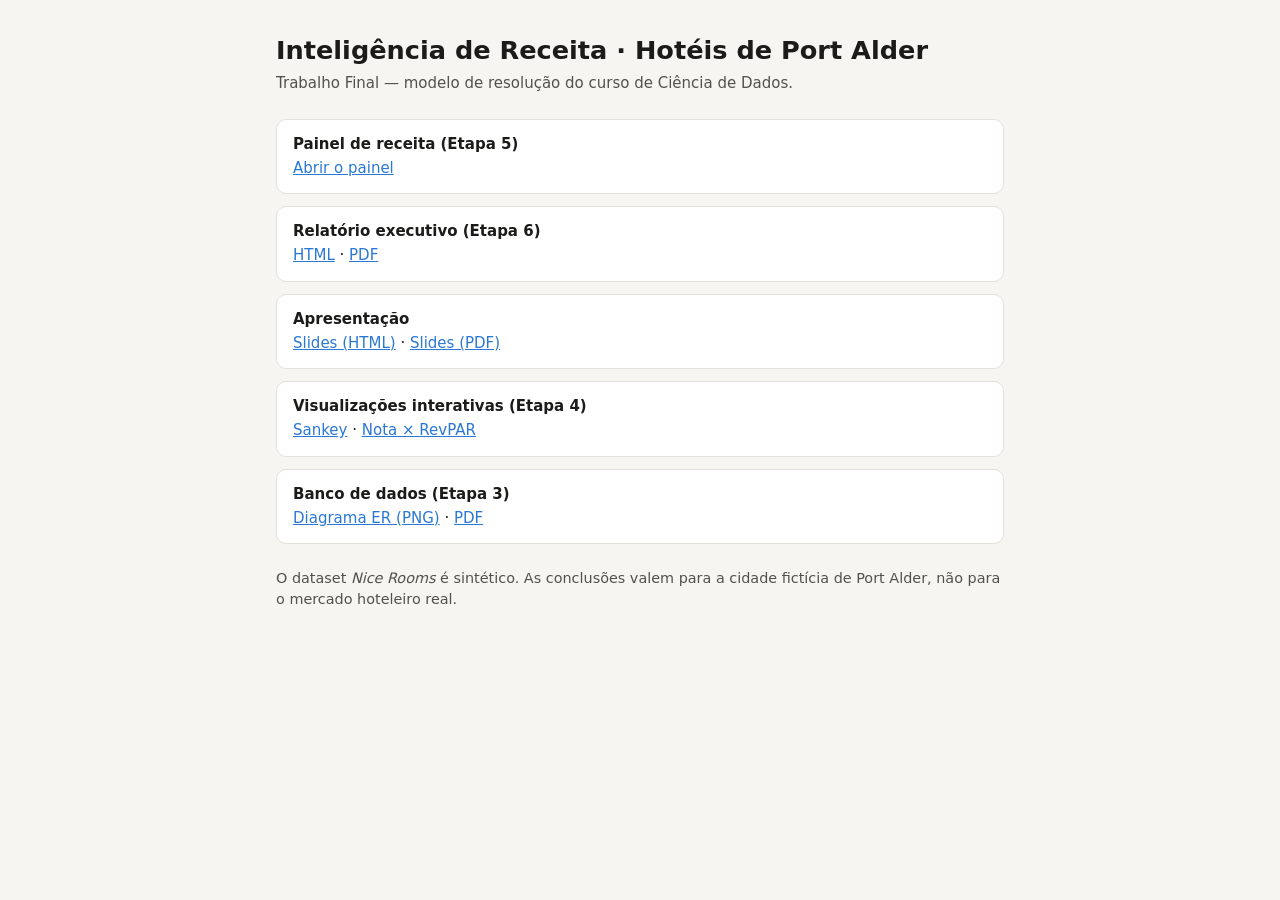
<file: index.html>
<!DOCTYPE html>
<html lang="pt-BR">
<head>
  <meta charset="UTF-8">
  <meta name="viewport" content="width=device-width, initial-scale=1">
  <title>Trabalho Final · Port Alder</title>
  <style>
    :root {
      --fundo: #f6f5f1;
      --superficie: #ffffff;
      --texto: #1b1b19;
      --texto-2: #52514e;
      --borda: #e1e0d9;
      --destaque: #2a78d6;
    }
    * { box-sizing: border-box; }
    body {
      margin: 0;
      background: var(--fundo);
      color: var(--texto);
      font-family: system-ui, -apple-system, "Segoe UI", Roboto, sans-serif;
      font-size: 15px;
      line-height: 1.45;
    }
    main { max-width: 760px; margin: 0 auto; padding: 32px 16px; }
    h1 { margin: 0 0 4px; font-size: 1.6rem; }
    .sub { margin: 0 0 24px; color: var(--texto-2); }
    .nota { font-size: 0.9rem; color: var(--texto-2); margin-top: 24px; }
    ul { list-style: none; padding: 0; margin: 0; display: grid; gap: 12px; }
    li {
      background: var(--superficie);
      border: 1px solid var(--borda);
      border-radius: 10px;
      padding: 14px 16px;
    }
    li strong { display: block; margin-bottom: 2px; }
    a { color: var(--destaque); }
  </style>
</head>
<body>
  <main>
    <h1>Inteligência de Receita · Hotéis de Port Alder</h1>
    <p class="sub">Trabalho Final — modelo de resolução do curso de Ciência de Dados.</p>

    <ul>
      <li>
        <strong>Painel de receita (Etapa 5)</strong>
        <a href="dashboard/">Abrir o painel</a>
      </li>
      <li>
        <strong>Relatório executivo (Etapa 6)</strong>
        <a href="relatorio_executivo/relatorio_executivo.html">HTML</a> ·
        <a href="relatorio_executivo/relatorio_executivo.pdf">PDF</a>
      </li>
      <li>
        <strong>Apresentação</strong>
        <a href="apresentacao/slides.html">Slides (HTML)</a> ·
        <a href="apresentacao/slides.pdf">Slides (PDF)</a>
      </li>
      <li>
        <strong>Visualizações interativas (Etapa 4)</strong>
        <a href="notebooks/figuras/06_sankey.html">Sankey</a> ·
        <a href="notebooks/figuras/09_nota_revpar.html">Nota × RevPAR</a>
      </li>
      <li>
        <strong>Banco de dados (Etapa 3)</strong>
        <a href="banco/diagrama_er.png">Diagrama ER (PNG)</a> ·
        <a href="banco/diagrama_er.pdf">PDF</a>
      </li>
    </ul>

    <p class="nota">O dataset <em>Nice Rooms</em> é sintético. As conclusões valem para a cidade fictícia de Port Alder, não para o mercado hoteleiro real.</p>
  </main>
</body>
</html>
</file>
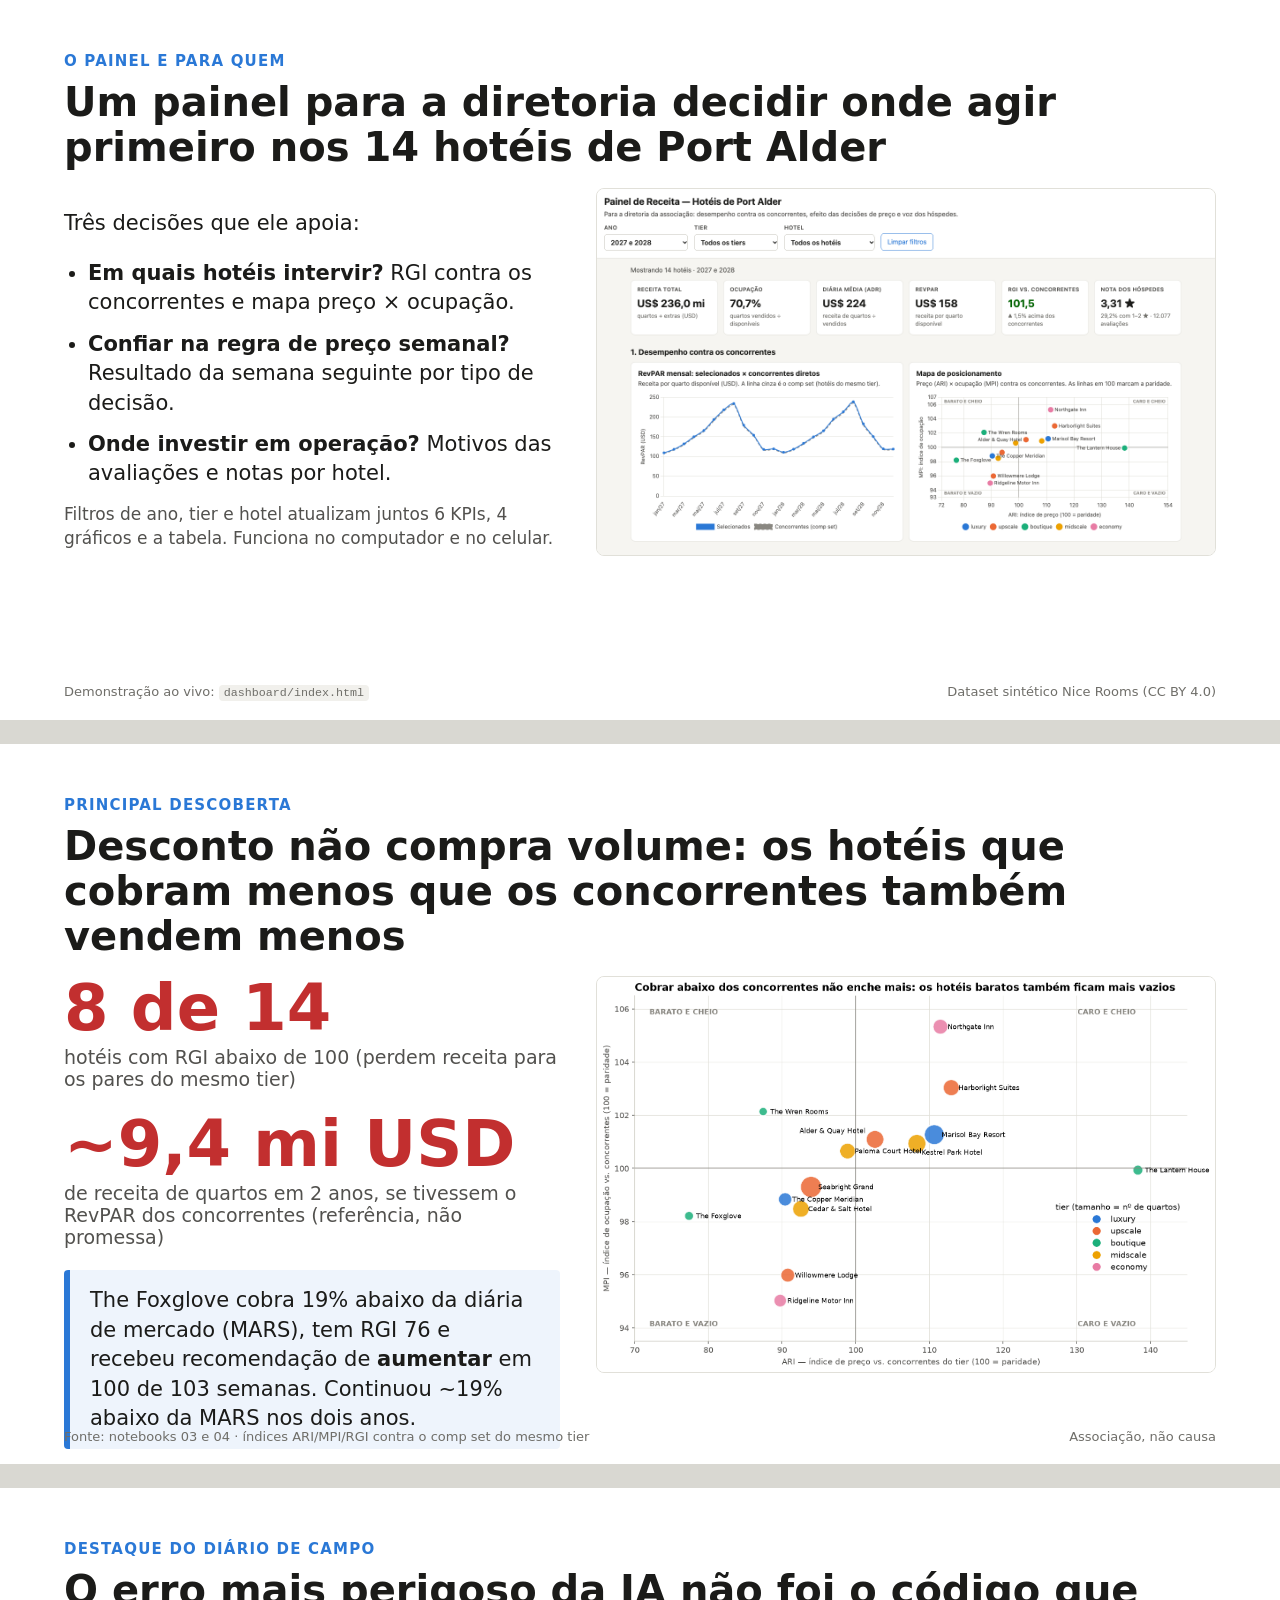
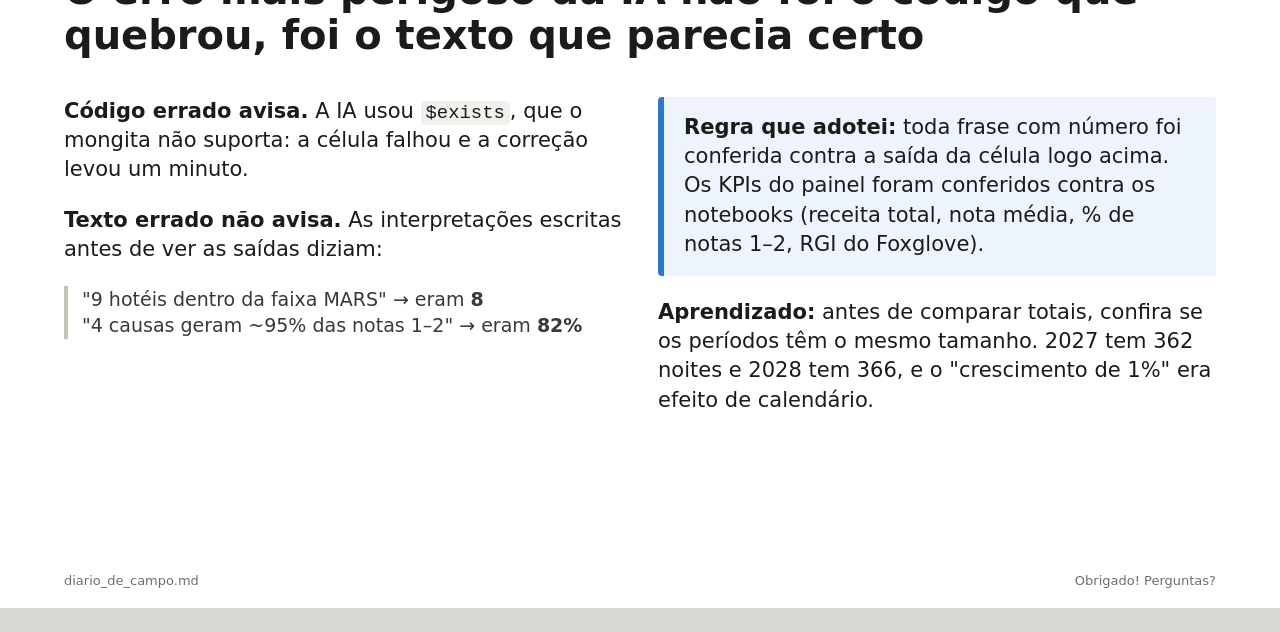
<file: apresentacao/slides.html>
<!DOCTYPE html>
<html lang="pt-BR">
<head>
<meta charset="UTF-8">
<title>Apresentação · Port Alder</title>
<style>
  @page { size: 1280px 720px; margin: 0; }
  * { box-sizing: border-box; }
  body { margin: 0; background: #d9d8d2; font-family: system-ui, -apple-system, "Segoe UI", Roboto, sans-serif; color: #1b1b19; }
  .slide { width: 1280px; height: 720px; margin: 0 auto 24px; background: #ffffff; position: relative; overflow: hidden;
           padding: 52px 64px; display: flex; flex-direction: column; break-after: page; }
  @media print { body { background: #fff; } .slide { margin: 0; } }
  .rotulo { font-size: 15px; font-weight: 700; color: #2a78d6; text-transform: uppercase; letter-spacing: 0.08em; margin-bottom: 10px; }
  h1 { font-size: 40px; line-height: 1.12; margin: 0 0 18px; }
  .grade { display: grid; grid-template-columns: 1fr 1.25fr; gap: 36px; flex: 1; min-height: 0; align-items: start; }
  p, li { font-size: 21px; line-height: 1.4; }
  ul { margin: 0; padding-left: 24px; }
  li { margin-bottom: 12px; }
  img { width: 100%; border: 1px solid #e1e0d9; border-radius: 8px; display: block; }
  .numero { font-size: 64px; font-weight: 800; color: #c22f2f; line-height: 1; }
  .numero-legenda { font-size: 19px; color: #52514e; margin: 6px 0 22px; }
  .destaque { background: #eef4fc; border-left: 6px solid #2a78d6; padding: 16px 20px; border-radius: 4px; font-size: 21px; }
  .rodape { position: absolute; bottom: 20px; left: 64px; right: 64px; font-size: 13px; color: #6f6e69; display: flex; justify-content: space-between; }
  code { font-size: 0.9em; background: #f1f0ec; padding: 1px 5px; border-radius: 4px; }
  .citacao { font-size: 19px; color: #3a3936; border-left: 4px solid #c3c2b7; padding-left: 14px; margin: 8px 0 18px; }
</style>
</head>
<body>

<!-- Slide 1 -->
<section class="slide">
  <div class="rotulo">O painel e para quem</div>
  <h1>Um painel para a diretoria decidir onde agir primeiro nos 14 hotéis de Port Alder</h1>
  <div class="grade">
    <div>
      <p>Três decisões que ele apoia:</p>
      <ul>
        <li><strong>Em quais hotéis intervir?</strong> RGI contra os concorrentes e mapa preço × ocupação.</li>
        <li><strong>Confiar na regra de preço semanal?</strong> Resultado da semana seguinte por tipo de decisão.</li>
        <li><strong>Onde investir em operação?</strong> Motivos das avaliações e notas por hotel.</li>
      </ul>
      <p style="font-size:17px;color:#52514e;margin-top:14px">Filtros de ano, tier e hotel atualizam juntos 6 KPIs, 4 gráficos e a tabela. Funciona no computador e no celular.</p>
    </div>
    <img src="painel.png" alt="Captura do painel">
  </div>
  <div class="rodape"><span>Demonstração ao vivo: <code>dashboard/index.html</code></span><span>Dataset sintético Nice Rooms (CC BY 4.0)</span></div>
</section>

<!-- Slide 2 -->
<section class="slide">
  <div class="rotulo">Principal descoberta</div>
  <h1>Desconto não compra volume: os hotéis que cobram menos que os concorrentes também vendem menos</h1>
  <div class="grade">
    <div>
      <div class="numero">8 de 14</div>
      <div class="numero-legenda">hotéis com RGI abaixo de 100 (perdem receita para os pares do mesmo tier)</div>
      <div class="numero">~9,4 mi USD</div>
      <div class="numero-legenda">de receita de quartos em 2 anos, se tivessem o RevPAR dos concorrentes (referência, não promessa)</div>
      <p class="destaque">The Foxglove cobra 19% abaixo da diária de mercado (MARS), tem RGI 76 e recebeu recomendação de <strong>aumentar</strong> em 100 de 103 semanas. Continuou ~19% abaixo da MARS nos dois anos.</p>
    </div>
    <img src="../notebooks/figuras/03_posicionamento.png" alt="Mapa de posicionamento">
  </div>
  <div class="rodape"><span>Fonte: notebooks 03 e 04 · índices ARI/MPI/RGI contra o comp set do mesmo tier</span><span>Associação, não causa</span></div>
</section>

<!-- Slide 3 -->
<section class="slide">
  <div class="rotulo">Destaque do Diário de Campo</div>
  <h1>O erro mais perigoso da IA não foi o código que quebrou, foi o texto que parecia certo</h1>
  <div class="grade" style="grid-template-columns: 1fr 1fr;">
    <div>
      <p><strong>Código errado avisa.</strong> A IA usou <code>$exists</code>, que o mongita não suporta: a célula falhou e a correção levou um minuto.</p>
      <p><strong>Texto errado não avisa.</strong> As interpretações escritas antes de ver as saídas diziam:</p>
      <p class="citacao">"9 hotéis dentro da faixa MARS" → eram <strong>8</strong><br>"4 causas geram ~95% das notas 1–2" → eram <strong>82%</strong></p>
    </div>
    <div>
      <p class="destaque"><strong>Regra que adotei:</strong> toda frase com número foi conferida contra a saída da célula logo acima. Os KPIs do painel foram conferidos contra os notebooks (receita total, nota média, % de notas 1–2, RGI do Foxglove).</p>
      <p style="margin-top:22px"><strong>Aprendizado:</strong> antes de comparar totais, confira se os períodos têm o mesmo tamanho. 2027 tem 362 noites e 2028 tem 366, e o "crescimento de 1%" era efeito de calendário.</p>
    </div>
  </div>
  <div class="rodape"><span>diario_de_campo.md</span><span>Obrigado! Perguntas?</span></div>
</section>

</body>
</html>
</file>
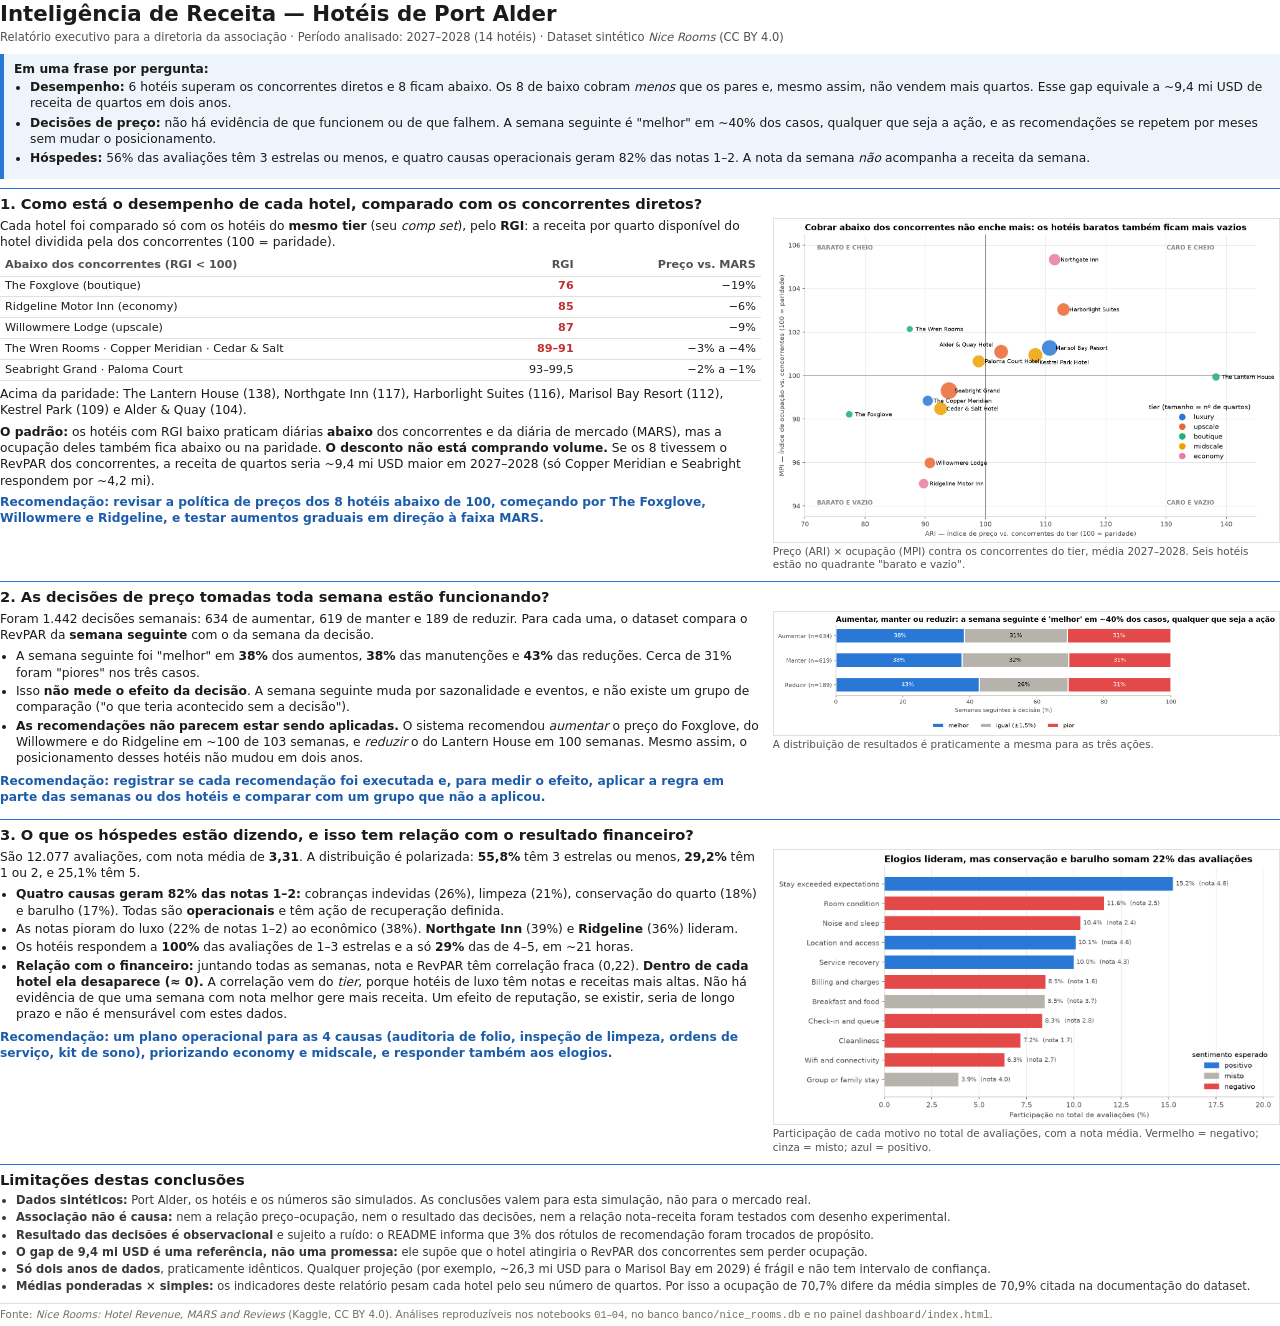
<file: relatorio_executivo/relatorio_executivo.html>
<!DOCTYPE html>
<html lang="pt-BR">
<head>
<meta charset="UTF-8">
<title>Relatório executivo · Port Alder</title>
<style>
  @page { size: A4; margin: 13mm 14mm 12mm; }
  * { box-sizing: border-box; }
  body { font-family: system-ui, -apple-system, "Segoe UI", Roboto, sans-serif; font-size: 9.2pt; line-height: 1.33; color: #1b1b19; margin: 0; }
  h1 { font-size: 16pt; margin: 0 0 2px; }
  h2 { font-size: 11pt; margin: 9px 0 4px; padding-top: 5px; border-top: 1.5px solid #2a78d6; }
  p { margin: 0 0 5px; }
  ul { margin: 2px 0 6px; padding-left: 16px; }
  li { margin-bottom: 2px; }
  .meta { color: #52514e; font-size: 8.6pt; margin-bottom: 8px; }
  .resumo { background: #eef4fc; border-left: 4px solid #2a78d6; padding: 7px 10px; margin: 6px 0 4px; }
  .resumo li { margin-bottom: 3px; }
  .duas { display: grid; grid-template-columns: 1.5fr 1fr; gap: 12px; align-items: start; }
  figure { margin: 0; }
  figure img { width: 100%; display: block; border: 1px solid #e1e0d9; }
  figcaption { font-size: 7.8pt; color: #52514e; margin-top: 2px; }
  table { border-collapse: collapse; width: 100%; font-size: 8.4pt; font-variant-numeric: tabular-nums; margin: 3px 0 5px; }
  th, td { padding: 2.5px 5px; border-bottom: 1px solid #e1e0d9; text-align: left; }
  th { color: #52514e; font-weight: 600; }
  td.n, th.n { text-align: right; }
  .ruim { color: #c22f2f; font-weight: 600; }
  .rec { font-weight: 600; color: #1c5cab; }
  .limites { font-size: 8.6pt; color: #3a3936; }
  .quebra { break-before: page; }
  .rodape { font-size: 7.8pt; color: #6f6e69; margin-top: 8px; border-top: 1px solid #e1e0d9; padding-top: 4px; }
</style>
</head>
<body>

<h1>Inteligência de Receita — Hotéis de Port Alder</h1>
<p class="meta">Relatório executivo para a diretoria da associação · Período analisado: 2027–2028 (14 hotéis) · Dataset sintético <em>Nice Rooms</em> (CC BY 4.0)</p>

<div class="resumo">
<strong>Em uma frase por pergunta:</strong>
<ul>
  <li><strong>Desempenho:</strong> 6 hotéis superam os concorrentes diretos e 8 ficam abaixo. Os 8 de baixo cobram <em>menos</em> que os pares e, mesmo assim, não vendem mais quartos. Esse gap equivale a ~9,4 mi USD de receita de quartos em dois anos.</li>
  <li><strong>Decisões de preço:</strong> não há evidência de que funcionem ou de que falhem. A semana seguinte é "melhor" em ~40% dos casos, qualquer que seja a ação, e as recomendações se repetem por meses sem mudar o posicionamento.</li>
  <li><strong>Hóspedes:</strong> 56% das avaliações têm 3 estrelas ou menos, e quatro causas operacionais geram 82% das notas 1–2. A nota da semana <em>não</em> acompanha a receita da semana.</li>
</ul>
</div>

<h2>1. Como está o desempenho de cada hotel, comparado com os concorrentes diretos?</h2>
<div class="duas">
<div>
<p>Cada hotel foi comparado só com os hotéis do <strong>mesmo tier</strong> (seu <em>comp set</em>), pelo <strong>RGI</strong>: a receita por quarto disponível do hotel dividida pela dos concorrentes (100 = paridade).</p>
<table>
  <tr><th>Abaixo dos concorrentes (RGI &lt; 100)</th><th class="n">RGI</th><th class="n">Preço vs. MARS</th></tr>
  <tr><td>The Foxglove (boutique)</td><td class="n ruim">76</td><td class="n">−19%</td></tr>
  <tr><td>Ridgeline Motor Inn (economy)</td><td class="n ruim">85</td><td class="n">−6%</td></tr>
  <tr><td>Willowmere Lodge (upscale)</td><td class="n ruim">87</td><td class="n">−9%</td></tr>
  <tr><td>The Wren Rooms · Copper Meridian · Cedar &amp; Salt</td><td class="n ruim">89–91</td><td class="n">−3% a −4%</td></tr>
  <tr><td>Seabright Grand · Paloma Court</td><td class="n">93–99,5</td><td class="n">−2% a −1%</td></tr>
</table>
<p>Acima da paridade: The Lantern House (138), Northgate Inn (117), Harborlight Suites (116), Marisol Bay Resort (112), Kestrel Park (109) e Alder &amp; Quay (104).</p>
<p><strong>O padrão:</strong> os hotéis com RGI baixo praticam diárias <strong>abaixo</strong> dos concorrentes e da diária de mercado (MARS), mas a ocupação deles também fica abaixo ou na paridade. <strong>O desconto não está comprando volume.</strong> Se os 8 tivessem o RevPAR dos concorrentes, a receita de quartos seria ~9,4 mi USD maior em 2027–2028 (só Copper Meridian e Seabright respondem por ~4,2 mi).</p>
<p class="rec">Recomendação: revisar a política de preços dos 8 hotéis abaixo de 100, começando por The Foxglove, Willowmere e Ridgeline, e testar aumentos graduais em direção à faixa MARS.</p>
</div>
<figure>
  <img src="../notebooks/figuras/03_posicionamento.png" alt="Mapa de posicionamento ARI x MPI">
  <figcaption>Preço (ARI) × ocupação (MPI) contra os concorrentes do tier, média 2027–2028. Seis hotéis estão no quadrante "barato e vazio".</figcaption>
</figure>
</div>

<h2>2. As decisões de preço tomadas toda semana estão funcionando?</h2>
<div class="duas">
<div>
<p>Foram 1.442 decisões semanais: 634 de aumentar, 619 de manter e 189 de reduzir. Para cada uma, o dataset compara o RevPAR da <strong>semana seguinte</strong> com o da semana da decisão.</p>
<ul>
  <li>A semana seguinte foi "melhor" em <strong>38%</strong> dos aumentos, <strong>38%</strong> das manutenções e <strong>43%</strong> das reduções. Cerca de 31% foram "piores" nos três casos.</li>
  <li>Isso <strong>não mede o efeito da decisão</strong>. A semana seguinte muda por sazonalidade e eventos, e não existe um grupo de comparação ("o que teria acontecido sem a decisão").</li>
  <li><strong>As recomendações não parecem estar sendo aplicadas.</strong> O sistema recomendou <em>aumentar</em> o preço do Foxglove, do Willowmere e do Ridgeline em ~100 de 103 semanas, e <em>reduzir</em> o do Lantern House em 100 semanas. Mesmo assim, o posicionamento desses hotéis não mudou em dois anos.</li>
</ul>
<p class="rec">Recomendação: registrar se cada recomendação foi executada e, para medir o efeito, aplicar a regra em parte das semanas ou dos hotéis e comparar com um grupo que não a aplicou.</p>
</div>
<figure>
  <img src="../notebooks/figuras/08_decisoes.png" alt="Resultado da semana seguinte por decisão">
  <figcaption>A distribuição de resultados é praticamente a mesma para as três ações.</figcaption>
</figure>
</div>

<h2>3. O que os hóspedes estão dizendo, e isso tem relação com o resultado financeiro?</h2>
<div class="duas">
<div>
<p>São 12.077 avaliações, com nota média de <strong>3,31</strong>. A distribuição é polarizada: <strong>55,8%</strong> têm 3 estrelas ou menos, <strong>29,2%</strong> têm 1 ou 2, e 25,1% têm 5.</p>
<ul>
  <li><strong>Quatro causas geram 82% das notas 1–2:</strong> cobranças indevidas (26%), limpeza (21%), conservação do quarto (18%) e barulho (17%). Todas são <strong>operacionais</strong> e têm ação de recuperação definida.</li>
  <li>As notas pioram do luxo (22% de notas 1–2) ao econômico (38%). <strong>Northgate Inn</strong> (39%) e <strong>Ridgeline</strong> (36%) lideram.</li>
  <li>Os hotéis respondem a <strong>100%</strong> das avaliações de 1–3 estrelas e a só <strong>29%</strong> das de 4–5, em ~21 horas.</li>
  <li><strong>Relação com o financeiro:</strong> juntando todas as semanas, nota e RevPAR têm correlação fraca (0,22). <strong>Dentro de cada hotel ela desaparece (≈ 0).</strong> A correlação vem do <em>tier</em>, porque hotéis de luxo têm notas e receitas mais altas. Não há evidência de que uma semana com nota melhor gere mais receita. Um efeito de reputação, se existir, seria de longo prazo e não é mensurável com estes dados.</li>
</ul>
<p class="rec">Recomendação: um plano operacional para as 4 causas (auditoria de folio, inspeção de limpeza, ordens de serviço, kit de sono), priorizando economy e midscale, e responder também aos elogios.</p>
</div>
<figure>
  <img src="../notebooks/figuras/05_cenarios.png" alt="Distribuição dos cenários das avaliações">
  <figcaption>Participação de cada motivo no total de avaliações, com a nota média. Vermelho = negativo; cinza = misto; azul = positivo.</figcaption>
</figure>
</div>

<h2>Limitações destas conclusões</h2>
<ul class="limites">
  <li><strong>Dados sintéticos:</strong> Port Alder, os hotéis e os números são simulados. As conclusões valem para esta simulação, não para o mercado real.</li>
  <li><strong>Associação não é causa:</strong> nem a relação preço–ocupação, nem o resultado das decisões, nem a relação nota–receita foram testados com desenho experimental.</li>
  <li><strong>Resultado das decisões é observacional</strong> e sujeito a ruído: o README informa que 3% dos rótulos de recomendação foram trocados de propósito.</li>
  <li><strong>O gap de 9,4 mi USD é uma referência, não uma promessa:</strong> ele supõe que o hotel atingiria o RevPAR dos concorrentes sem perder ocupação.</li>
  <li><strong>Só dois anos de dados</strong>, praticamente idênticos. Qualquer projeção (por exemplo, ~26,3 mi USD para o Marisol Bay em 2029) é frágil e não tem intervalo de confiança.</li>
  <li><strong>Médias ponderadas × simples:</strong> os indicadores deste relatório pesam cada hotel pelo seu número de quartos. Por isso a ocupação de 70,7% difere da média simples de 70,9% citada na documentação do dataset.</li>
</ul>

<p class="rodape">Fonte: <em>Nice Rooms: Hotel Revenue, MARS and Reviews</em> (Kaggle, CC BY 4.0). Análises reproduzíveis nos notebooks <code>01</code>–<code>04</code>, no banco <code>banco/nice_rooms.db</code> e no painel <code>dashboard/index.html</code>.</p>

</body>
</html>
</file>
